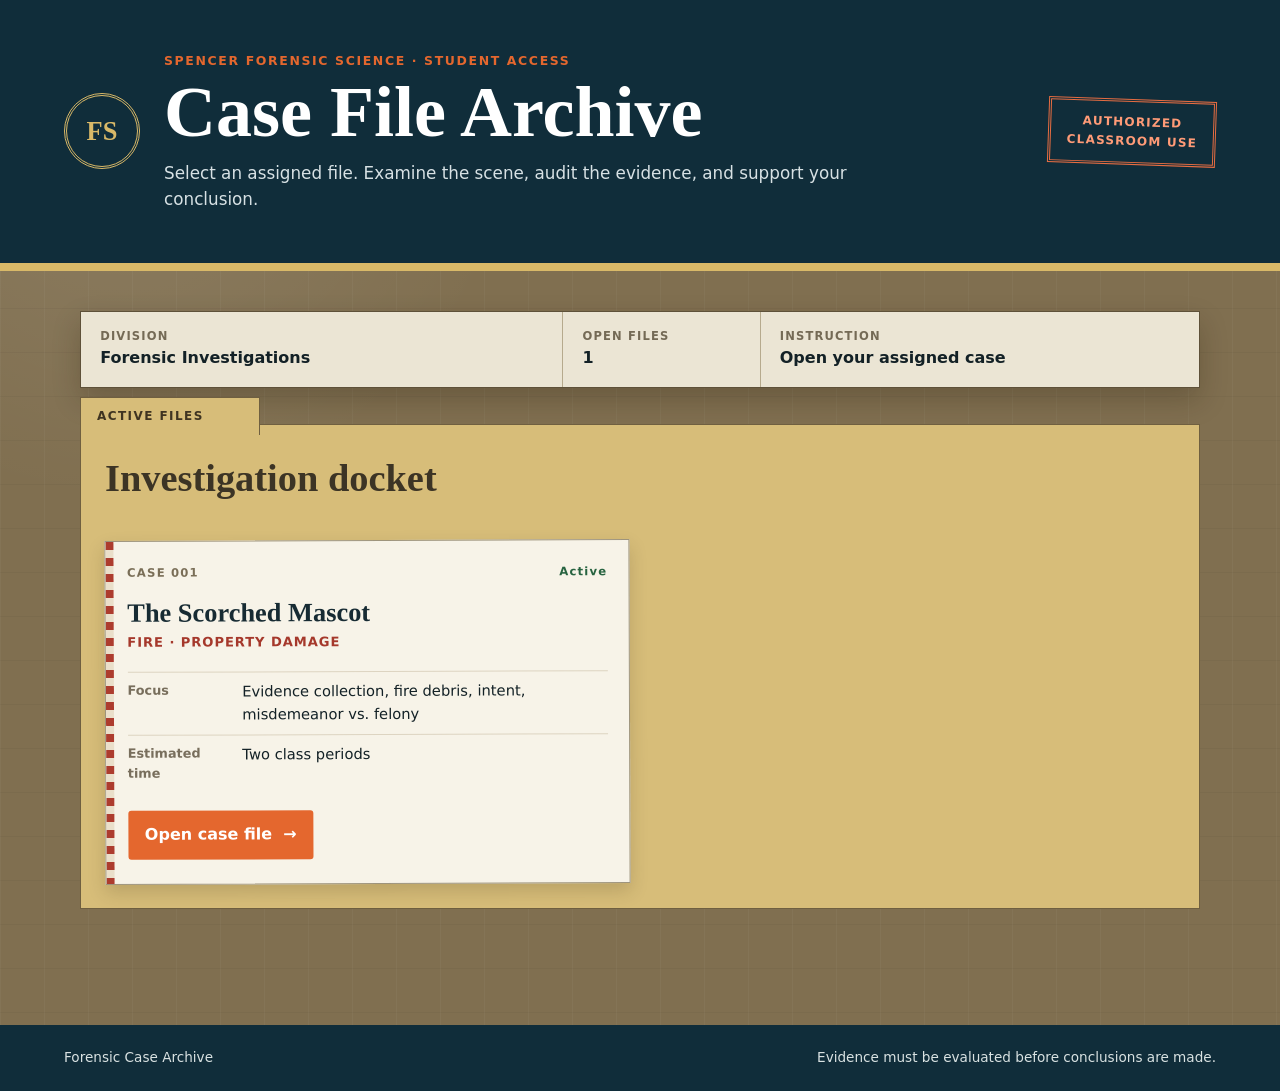
<file: index.html>
<!doctype html>
<html lang="en">
<head>
  <meta charset="utf-8">
  <meta name="viewport" content="width=device-width, initial-scale=1">
  <meta name="description" content="Interactive forensic science mini-cases for evidence analysis and legal reasoning.">
  <title>Forensic Case Archive</title>
  <link rel="stylesheet" href="styles.css">
</head>
<body class="archive-body">
  <a class="skip-link" href="#case-archive">Skip to case files</a>
  <header class="archive-header">
    <div class="agency-mark" aria-hidden="true">FS</div>
    <div>
      <p class="eyebrow">Spencer Forensic Science · Student Access</p>
      <h1>Case File Archive</h1>
      <p class="archive-intro">Select an assigned file. Examine the scene, audit the evidence, and support your conclusion.</p>
    </div>
    <div class="archive-stamp">AUTHORIZED<br>CLASSROOM USE</div>
  </header>
  <main id="case-archive" class="archive-main">
    <section class="archive-toolbar" aria-label="Case archive summary">
      <div><span class="toolbar-label">Division</span><strong>Forensic Investigations</strong></div>
      <div><span class="toolbar-label">Open files</span><strong id="open-case-count">1</strong></div>
      <div><span class="toolbar-label">Instruction</span><strong>Open your assigned case</strong></div>
    </section>
    <section aria-labelledby="active-files-title">
      <div class="folder-heading"><span class="folder-tab">ACTIVE FILES</span><h2 id="active-files-title">Investigation docket</h2></div>
      <div id="case-grid" class="case-grid"></div>
    </section>
  </main>
  <footer><p>Forensic Case Archive</p><p>Evidence must be evaluated before conclusions are made.</p></footer>
  <script src="catalog.js"></script>
  <script src="archive.js"></script>
</body>
</html>
</file>
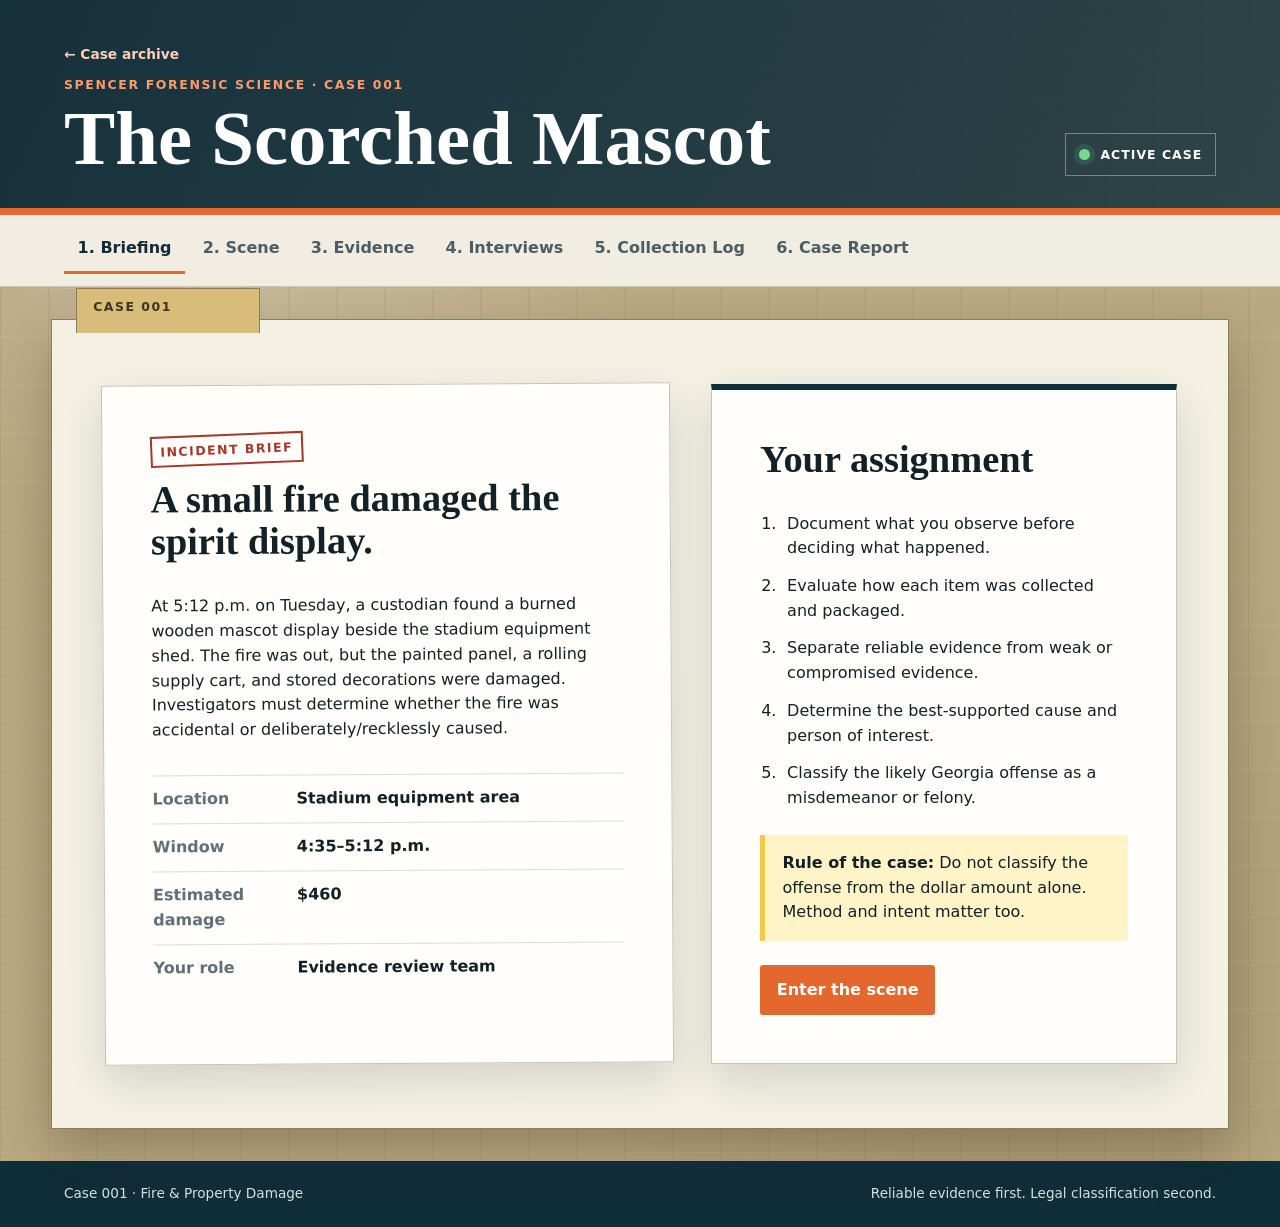
<file: scorched-mascot/index.html>
<!doctype html>
<html lang="en">
<head>
  <meta charset="utf-8">
  <meta name="viewport" content="width=device-width, initial-scale=1">
  <meta name="description" content="A classroom forensic-science investigation about fire evidence, collection errors, property damage, intent, and offense classification.">
  <title>Case 001: The Scorched Mascot</title>
  <link rel="stylesheet" href="../../styles.css">
</head>
<body class="case-body" data-case-id="scorched-mascot">
  <a class="skip-link" href="#case-content">Skip to case content</a>
  <header class="case-header">
    <div>
      <a class="archive-return" href="../../">← Case archive</a>
      <p class="eyebrow">Spencer Forensic Science · Case 001</p>
      <h1>The Scorched Mascot</h1>
    </div>
    <div class="case-status" aria-label="Case status">
      <span class="status-light"></span>
      <span>ACTIVE CASE</span>
    </div>
  </header>

  <nav class="case-nav" aria-label="Case sections">
    <button class="nav-tab active" data-panel="briefing">1. Briefing</button>
    <button class="nav-tab" data-panel="scene">2. Scene</button>
    <button class="nav-tab" data-panel="evidence">3. Evidence</button>
    <button class="nav-tab" data-panel="interviews">4. Interviews</button>
    <button class="nav-tab" data-panel="custody">5. Collection Log</button>
    <button class="nav-tab" data-panel="report">6. Case Report</button>
  </nav>

  <main id="case-content">
    <section id="briefing" class="panel active" tabindex="-1">
      <div class="two-column briefing-grid">
        <article class="paper-card">
          <p class="stamp">INCIDENT BRIEF</p>
          <h2>A small fire damaged the spirit display.</h2>
          <p>At 5:12 p.m. on Tuesday, a custodian found a burned wooden mascot display beside the stadium equipment shed. The fire was out, but the painted panel, a rolling supply cart, and stored decorations were damaged. Investigators must determine whether the fire was accidental or deliberately/recklessly caused.</p>
          <dl class="facts">
            <div><dt>Location</dt><dd>Stadium equipment area</dd></div>
            <div><dt>Window</dt><dd>4:35–5:12 p.m.</dd></div>
            <div><dt>Estimated damage</dt><dd>$460</dd></div>
            <div><dt>Your role</dt><dd>Evidence review team</dd></div>
          </dl>
        </article>
        <article class="mission-card">
          <h2>Your assignment</h2>
          <ol class="mission-list">
            <li>Document what you observe before deciding what happened.</li>
            <li>Evaluate how each item was collected and packaged.</li>
            <li>Separate reliable evidence from weak or compromised evidence.</li>
            <li>Determine the best-supported cause and person of interest.</li>
            <li>Classify the likely Georgia offense as a misdemeanor or felony.</li>
          </ol>
          <div class="callout">
            <strong>Rule of the case:</strong> Do not classify the offense from the dollar amount alone. Method and intent matter too.
          </div>
          <button class="primary-button next-button" data-next="scene">Enter the scene</button>
        </article>
      </div>
    </section>

    <section id="scene" class="panel" tabindex="-1">
      <div class="section-heading">
        <div><p class="eyebrow">Initial walkthrough</p><h2>Stadium equipment area</h2></div>
        <p>Open every numbered marker. Record observations separately from inferences.</p>
      </div>
      <div class="scene-layout">
        <div class="scene-map fire-scene" aria-label="Top-down diagram of the stadium equipment area">
          <div class="map-label label-door">STADIUM WALKWAY</div>
          <div class="map-object cabinet">EQUIPMENT<br>SHED</div>
          <div class="map-object counter">WOODEN MASCOT<br>DISPLAY</div>
          <div class="map-object sink">BURN<br>AREA</div>
          <div class="map-object desk">ROLLING SUPPLY CART</div>
          <button class="hotspot" style="--x:18%;--y:29%" data-clue="scene-1" aria-label="Open scene marker 1">1</button>
          <button class="hotspot" style="--x:34%;--y:66%" data-clue="scene-2" aria-label="Open scene marker 2">2</button>
          <button class="hotspot" style="--x:53%;--y:42%" data-clue="scene-3" aria-label="Open scene marker 3">3</button>
          <button class="hotspot" style="--x:80%;--y:72%" data-clue="scene-4" aria-label="Open scene marker 4">4</button>
          <div class="north-arrow" aria-hidden="true">N ↑</div>
          <div class="scale-bar" aria-label="Scale bar: two meters">2 m</div>
        </div>
        <aside class="clue-viewer" aria-live="polite">
          <p class="eyebrow">Selected marker</p>
          <div id="clue-placeholder">
            <h3>Choose a marker</h3>
            <p>The scene notes will appear here.</p>
          </div>
          <div id="scene-1" class="clue-detail" hidden><h3>1 · Display panel</h3><p>The lower-right portion of the wooden mascot is charred. Damage decreases upward and away from a plastic trash bin at its base.</p><p class="prompt">Observation or inference? “The fire began inside the trash bin.”</p></div>
          <div id="scene-2" class="clue-detail" hidden><h3>2 · Footwear impression</h3><p>A partial impression is visible in damp soil behind the display. The heel contains a repeated diamond-and-bar tread.</p><p class="prompt">What should happen before anyone attempts to cast it?</p></div>
          <div id="scene-3" class="clue-detail" hidden><h3>3 · Charred debris</h3><p>Blackened paper, melted plastic, and an unusual sweet chemical odor are present inside the trash bin.</p><p class="prompt">What container best preserves possible ignitable-liquid residue?</p></div>
          <div id="scene-4" class="clue-detail" hidden><h3>4 · Extension cord</h3><p>A cord from the supply cart lies near the burn area. Its insulation is heat-damaged, and the nearby outlet breaker is tripped.</p><p class="prompt">Does a damaged cord prove that an electrical fault started the fire?</p></div>
        </aside>
      </div>
    </section>

    <section id="evidence" class="panel" tabindex="-1">
      <div class="section-heading">
        <div><p class="eyebrow">Evidence locker</p><h2>Examine the submitted items</h2></div>
        <p>For each item, consider both what it suggests and whether the procedure protected its integrity.</p>
      </div>
      <div class="evidence-grid flip-evidence-grid">
        <article class="evidence-card flip-card" tabindex="0" role="button" aria-pressed="false"><div class="flip-card-inner"><div class="card-face card-front"><img src="../../assets/evidence/e01-footwear.webp" alt="Partial boot impression beside a measurement scale"><span class="tag">E-01</span><h3>Footwear impression</h3><p class="flip-hint">Click or press Enter to examine</p></div><div class="card-face card-back"><span class="tag">E-01</span><h3>Footwear impression</h3><p>Its diamond-and-bar heel is consistent with Morgan Davis’s boots.</p><h4>Collection record</h4><p>Photographed overall, midrange, and close-up with a scale, then cast. The dried cast was sealed in a labeled padded box.</p><p class="flip-hint">Click to return</p></div></div></article>
        <article class="evidence-card flip-card" tabindex="0" role="button" aria-pressed="false"><div class="flip-card-inner"><div class="card-face card-front"><img src="../../assets/evidence/e02-fire-debris.webp" alt="Charred fire debris inside a brown paper bag"><span class="tag">E-02</span><h3>Charred fire debris</h3><p class="flip-hint">Click or press Enter to examine</p></div><div class="card-face card-back"><span class="tag">E-02</span><h3>Charred fire debris</h3><p>Lab screening reports a solvent pattern consistent with paint thinner used by Jamie’s art crew.</p><h4>Collection record</h4><p>Warm, wet debris was placed in a used paper bag that previously held art-room cleanup rags—not a clean airtight container.</p><p class="flip-hint">Click to return</p></div></div></article>
        <article class="evidence-card flip-card" tabindex="0" role="button" aria-pressed="false"><div class="flip-card-inner"><div class="card-face card-front"><img src="../../assets/evidence/e03-cord.webp" alt="Heat-damaged extension cord near an outdoor outlet"><span class="tag">E-03</span><h3>Extension cord</h3><p class="flip-hint">Click or press Enter to examine</p></div><div class="card-face card-back"><span class="tag">E-03</span><h3>Extension cord</h3><p>No electrical arcing appears at the proposed origin. The breaker likely tripped after the fire began.</p><h4>Collection record</h4><p>Photographed before removal, air-dried, packaged separately, and labeled at both ends.</p><p class="flip-hint">Click to return</p></div></div></article>
        <article class="evidence-card flip-card" tabindex="0" role="button" aria-pressed="false"><div class="flip-card-inner"><div class="card-face card-front"><img src="../../assets/evidence/e04-lighter.webp" alt="Red lighter beneath a rolling cart"><span class="tag">E-04</span><h3>Disposable lighter</h3><p class="flip-hint">Click or press Enter to examine</p></div><div class="card-face card-back"><span class="tag">E-04</span><h3>Disposable lighter</h3><p>A partial fingerprint is consistent with Morgan Davis’s right index finger.</p><h4>Collection record</h4><p>Photographed in place, handled with fresh gloves, secured in a rigid box, sealed, and submitted separately.</p><p class="flip-hint">Click to return</p></div></div></article>
        <article class="evidence-card flip-card" tabindex="0" role="button" aria-pressed="false"><div class="flip-card-inner"><div class="card-face card-front"><img src="../../assets/evidence/e05-camera.webp" alt="Security-camera view of a student entering an equipment area"><span class="tag">E-05</span><h3>Stadium camera image</h3><p class="flip-hint">Click or press Enter to examine</p></div><div class="card-face card-back"><span class="tag">E-05</span><h3>Stadium camera image</h3><p>Morgan enters at 4:47 and leaves at 4:54. No one else enters before smoke appears.</p><h4>Collection record</h4><p>The original was preserved. A labeled working copy and access log were submitted by the SRO.</p><p class="flip-hint">Click to return</p></div></div></article>
        <article class="evidence-card flip-card" tabindex="0" role="button" aria-pressed="false"><div class="flip-card-inner"><div class="card-face card-front"><img src="../../assets/evidence/e06-damage.webp" alt="Clipboard and photographs documenting mascot damage"><span class="tag">E-06</span><h3>Damage estimate</h3><p class="flip-hint">Click or press Enter to examine</p></div><div class="card-face card-back"><span class="tag">E-06</span><h3>Damage estimate</h3><p>Repairs total $460: $275 display, $125 cart, and $60 decorations.</p><h4>Documentation record</h4><p>Scene photographs, inventory records, and two written estimates support the total. The shed was not damaged.</p><p class="flip-hint">Click to return</p></div></div></article>
        <article class="evidence-card flip-card" tabindex="0" role="button" aria-pressed="false"><div class="flip-card-inner"><div class="card-face card-front"><img src="../../assets/evidence/e07-solvent.webp" alt="Sealed solvent container on a scale in a cabinet"><span class="tag">E-07</span><h3>Solvent inventory</h3><p class="flip-hint">Click or press Enter to examine</p></div><div class="card-face card-back"><span class="tag">E-07</span><h3>Solvent inventory</h3><p>The thinner was locked away at 4:36. Its mass is unchanged from the morning inventory.</p><h4>Documentation record</h4><p>Jamie and Coach Bell signed the log. Photos show the sealed container and reveal a likely contamination source for E-02.</p><p class="flip-hint">Click to return</p></div></div></article>
        <article class="evidence-card flip-card" tabindex="0" role="button" aria-pressed="false"><div class="flip-card-inner"><div class="card-face card-front"><img src="../../assets/evidence/e08-console.webp" alt="Auditorium lighting console displaying an activity log"><span class="tag">E-08</span><h3>Console activity log</h3><p class="flip-hint">Click or press Enter to examine</p></div><div class="card-face card-back"><span class="tag">E-08</span><h3>Console activity log</h3><p>Alex’s login was active from 4:40–5:15, with commands during the fire window.</p><h4>Collection record</h4><p>The original log was preserved and its clock verified. A login alone cannot prove who typed every command.</p><p class="flip-hint">Click to return</p></div></div></article>
        <article class="evidence-card flip-card" tabindex="0" role="button" aria-pressed="false"><div class="flip-card-inner"><div class="card-face card-front"><img src="../../assets/evidence/e09-flyer.webp" alt="Crumpled pep-rally flyer marked in black pen"><span class="tag">E-09</span><h3>“Burn it down” flyer</h3><p class="flip-hint">Click or press Enter to examine</p></div><div class="card-face card-back"><span class="tag">E-09</span><h3>“Burn it down” flyer</h3><p>The handwritten slogan appears incriminating at first glance.</p><h4>Collection record</h4><p>Found 20 meters away. No usable prints, handwriting comparison, or personal connection exists. The slogan referred to the rival team.</p><p class="flip-hint">Click to return</p></div></div></article>
        <article class="evidence-card flip-card" tabindex="0" role="button" aria-pressed="false"><div class="flip-card-inner"><div class="card-face card-front"><img src="../../assets/evidence/e10-phone.webp" alt="Locked smartphone sealed in a clear evidence bag"><span class="tag">E-10</span><h3>Phone message</h3><p class="flip-hint">Click or press Enter to examine</p></div><div class="card-face card-back"><span class="tag">E-10</span><h3>Phone message</h3><p>At 4:42 Morgan wrote, “That mascot is done. I’m going to light it up.”</p><h4>Search record</h4><p>The SRO used face unlock and searched the locked phone without consent, a warrant, or an identified emergency. The defense moved to suppress it.</p><p class="flip-hint">Click to return</p></div></div></article>
      </div>
    </section>

    <section id="interviews" class="panel" tabindex="-1">
      <div class="section-heading"><div><p class="eyebrow">Recorded statements</p><h2>People of interest & witnesses</h2></div><p>A statement is information—not proof. Compare each claim with the physical, digital, and documentary evidence.</p></div>
      <div class="interview-stack">
        <article class="interview"><div class="portrait">JB</div><div><h3>Jamie Brooks <span>Art crew</span></h3><blockquote>“We painted the mascot behind the shed and cleaned our brushes with thinner. I locked the supplies in the art room at 4:35. Coach Bell saw our group leave together.”</blockquote><p><strong>Access:</strong> Used solvent near the area earlier. <strong>Claim:</strong> Left before the fire window.</p></div></article>
        <article class="interview"><div class="portrait">MD</div><div><h3>Morgan Davis <span>Pep-rally crew</span></h3><blockquote>“I went straight to the bus loop after setup. I never went behind the stadium, and I don’t carry a lighter. The display was ugly, but I wouldn’t burn it.”</blockquote><p><strong>Access:</strong> Helped move the display and knew the area. <strong>Claim:</strong> Was never at the scene after 4:35.</p></div></article>
        <article class="interview"><div class="portrait">AT</div><div><h3>Alex Torres <span>Stage technician</span></h3><blockquote>“I ran the extension cord for the supply cart. It worked during setup. I unplugged the cart at the wall, but the cord stayed outside. At 4:40 I signed into the auditorium lighting console.”</blockquote><p><strong>Access:</strong> Installed the apparent electrical source. <strong>Claim:</strong> A digital log can verify location during the fire.</p></div></article>
        <article class="interview"><div class="portrait">TR</div><div><h3>Taylor Reed <span>Student witness</span></h3><blockquote>“At about 4:50, I saw Jamie go through the stadium gate wearing a paint-splattered gray hoodie and carrying something red. I’m sure it was Jamie.”</blockquote><p><strong>Viewing conditions:</strong> Taylor was about 35 meters away, looking through a chain-link fence toward the setting sun. Taylor did not see the person’s face. <strong>Identification:</strong> Based on the hoodie.</p></div></article>
        <article class="interview"><div class="portrait">RC</div><div><h3>Riley Chen <span>Bus-loop helper</span></h3><blockquote>“Morgan was at the bus loop with me from 4:40 until the buses left. The scanner was down, so I wrote Morgan on the paper roster at 4:49. Morgan never went back toward the stadium.”</blockquote><p><strong>Relationship:</strong> Riley and Morgan are close friends. <strong>Claim:</strong> The bus roster proves Morgan was away from the scene.</p></div></article>
        <article class="interview document-record"><div class="portrait">BR</div><div><h3>Bus 12 check-in record <span>Supplemental record</span></h3><blockquote>4:49 p.m. — Morgan Davis — Route 12 — entered by R.C.</blockquote><p><strong>Record conditions:</strong> The electronic scanner was offline. Riley, a student helper, wrote the entry; the driver did not witness Morgan board. The bus camera shows Morgan’s assigned seat empty when the bus departed at 5:08.</p></div></article>
      </div>
    </section>

    <section id="custody" class="panel" tabindex="-1">
      <div class="section-heading"><div><p class="eyebrow">Quality control</p><h2>Collection & custody log</h2></div><p>Find the procedural problem. Decide how much it changes the case.</p></div>
      <div class="table-wrap">
        <table>
          <thead><tr><th>Item</th><th>Collected</th><th>Method / package</th><th>Transfers</th><th>Seal</th></tr></thead>
          <tbody>
            <tr><td>E-01</td><td>5:29 · J. Patel</td><td>Photos with scale; dental-stone cast; dry box</td><td>Patel → Locker 2</td><td>Initialed</td></tr>
            <tr><td>E-02</td><td>5:24 · K. Owens</td><td>Warm debris placed in a used paper bag from the art-room supply bin</td><td>Owens → Patel → Lab</td><td>Resealed</td></tr>
            <tr><td>E-03</td><td>5:41 · J. Patel</td><td>Photographed; air-dried; cord and plug packaged separately</td><td>Patel → Locker 2</td><td>Initialed</td></tr>
            <tr><td>E-04</td><td>5:47 · SRO Bell</td><td>Fresh gloves; rigid box; individually secured</td><td>Bell → Patel → Locker 2</td><td>Initialed</td></tr>
            <tr><td>E-05</td><td>6:03 · SRO Bell</td><td>Original preserved; labeled working copy</td><td>Bell → Digital locker</td><td>Access log</td></tr>
            <tr><td>E-06</td><td>Next day · M. Vega</td><td>Scene photos; inventory; two written estimates</td><td>Vega → Case file</td><td>Signed</td></tr>
            <tr><td>E-07</td><td>6:20 · J. Patel</td><td>Cabinet photographed; container weighed; storage log copied</td><td>Patel → Case file</td><td>Signed log</td></tr>
            <tr><td>E-08</td><td>6:31 · R. Chen</td><td>Original system log preserved; clock verified; working copy created</td><td>Chen → Digital locker</td><td>Access log</td></tr>
            <tr><td>E-09</td><td>5:58 · K. Owens</td><td>Photographed; paper envelope; location measured</td><td>Owens → Locker 2</td><td>Initialed</td></tr>
            <tr><td>E-10</td><td>5:19 · SRO Bell</td><td>Locked phone opened with face unlock; messages searched without warrant or consent</td><td>Bell → Digital locker</td><td>Search challenged</td></tr>
          </tbody>
        </table>
      </div>
      <div class="analysis-prompts">
        <article><span>01</span><p>Which item may have been cross-contaminated?</p></article>
        <article><span>02</span><p>Can that item still be used to accuse or eliminate someone? Explain.</p></article>
        <article><span>03</span><p>What container should have been used for possible ignitable-liquid residue?</p></article>
        <article><span>04</span><p>Which item may be scientifically reliable but legally inadmissible?</p></article>
        <article><span>05</span><p>If E-02 and E-10 are excluded, what conclusion does the remaining evidence support?</p></article>
      </div>
    </section>

    <section id="report" class="panel" tabindex="-1">
      <div class="section-heading"><div><p class="eyebrow">Evidence review team</p><h2>Case report</h2></div><p>Your entries save only on this device. Print or save as a PDF before leaving.</p></div>
      <form id="case-form">
        <div class="form-grid">
          <label>Investigator name(s)<input name="investigators" autocomplete="off"></label>
          <label>Class / period<input name="period" autocomplete="off"></label>
        </div>
        <label>Three objective observations from the scene<textarea name="observations" rows="4" placeholder="1.&#10;2.&#10;3."></textarea></label>
        <fieldset class="report-questions">
          <legend>Scene analysis questions</legend>
          <label>1. “The fire began inside the trash bin.” Is this an observation or an inference? Explain.<textarea name="scene_q1" rows="3"></textarea></label>
          <label>2. What should investigators do before attempting to cast the footwear impression?<textarea name="scene_q2" rows="3"></textarea></label>
          <label>3. What type of container best preserves possible ignitable-liquid residue?<textarea name="scene_q3" rows="3"></textarea></label>
          <label>4. Does the damaged extension cord prove that an electrical fault started the fire? Explain.<textarea name="scene_q4" rows="3"></textarea></label>
        </fieldset>
        <fieldset class="report-questions">
          <legend>Collection, reliability, and admissibility</legend>
          <label>5. Which evidence item may have been cross-contaminated? Identify the exact collection error.<textarea name="custody_q1" rows="3"></textarea></label>
          <label>6. Can that compromised item still be used to accuse or eliminate someone? Explain its limitations.<textarea name="custody_q2" rows="3"></textarea></label>
          <label>7. How should the fire debris have been collected and packaged instead?<textarea name="custody_q3" rows="3"></textarea></label>
          <label>8. Which item may be scientifically reliable but legally inadmissible? Explain why.<textarea name="custody_q4" rows="3"></textarea></label>
          <label>9. If E-02 and E-10 are excluded, what conclusion does the remaining evidence support?<textarea name="custody_q5" rows="4"></textarea></label>
        </fieldset>
        <fieldset class="report-questions">
          <legend>Conflicting testimony and records</legend>
          <label>10. Which witness statements or records conflict with one another? Cite at least two specific conflicts.<textarea name="witness_q1" rows="4"></textarea></label>
          <label>11. How reliable is Taylor Reed’s identification of Jamie? Consider distance, lighting, obstruction, and what Taylor actually observed.<textarea name="witness_q2" rows="4"></textarea></label>
          <label>12. Does the handwritten bus check-in outweigh the timestamped stadium image? Explain which record is better supported.<textarea name="witness_q3" rows="4"></textarea></label>
          <label>13. Which person appears to be intentionally lying or falsifying a record? What evidence supports that conclusion, and what might the motive be?<textarea name="witness_q4" rows="4"></textarea></label>
        </fieldset>
        <fieldset><legend>Rate each item’s value to this case</legend><div id="rating-grid" class="rating-grid"></div></fieldset>
        <label>Best-supported person of interest<select name="conclusion"><option value="">Select one</option><option>Jamie Brooks</option><option>Morgan Davis</option><option>Alex Torres</option><option>Evidence is insufficient</option></select></label>
        <fieldset class="law-file">
          <legend>Georgia charging decision</legend>
          <p><strong>Criminal trespass:</strong> intentional damage of $500 or less without consent; misdemeanor.</p>
          <p><strong>Criminal damage to property in the second degree:</strong> intentional damage over $500, <em>or</em> reckless or intentional damage to another’s property by fire or explosive; felony.</p>
          <label>Best-supported classification<select name="offense"><option value="">Select one</option><option>No crime established — accidental fire</option><option>Criminal trespass — misdemeanor</option><option>Criminal damage to property, second degree — felony</option><option>Evidence is insufficient to classify</option></select></label>
          <label>Which facts satisfy—or fail to satisfy—the required damage, method, and intent elements?<textarea name="legal_reasoning" rows="4"></textarea></label>
        </fieldset>
        <label>Write a CER conclusion. Cite at least two reliable items, address one weak or compromised item, and explain how intent affects your conclusion.<textarea name="cer" rows="7" placeholder="Claim:&#10;Evidence:&#10;Reasoning:"></textarea></label>
        <div class="form-actions"><button type="button" class="primary-button" id="print-report">Print / Save PDF</button><button type="button" class="secondary-button" id="clear-report">Clear my report</button><span id="save-status" role="status">Saved locally</span></div>
      </form>
    </section>
  </main>

  <dialog id="confirm-dialog"><form method="dialog"><h2>Clear your report?</h2><p>This removes all saved responses from this device.</p><div class="dialog-actions"><button value="cancel" class="secondary-button">Cancel</button><button value="confirm" class="danger-button">Clear report</button></div></form></dialog>
  <footer><p>Case 001 · Fire & Property Damage</p><p>Reliable evidence first. Legal classification second.</p></footer>
  <script src="../../script.js"></script>
</body>
</html>
</file>
<file: styles.css>
:root {
  --ink: #132126;
  --navy: #102d3a;
  --navy-2: #18485b;
  --paper: #f3f0e7;
  --white: #fffefa;
  --orange: #e4672e;
  --yellow: #f2c94c;
  --red: #a5382b;
  --line: #c7c3b8;
  --muted: #617078;
  --shadow: 0 16px 40px rgba(12, 34, 43, .14);
}
* { box-sizing: border-box; }
html { scroll-behavior: smooth; }
body { margin: 0; color: var(--ink); background: var(--paper); font-family: Inter, ui-sans-serif, system-ui, -apple-system, BlinkMacSystemFont, "Segoe UI", sans-serif; line-height: 1.55; }
.case-body { background-color: #b9a881; background-image: linear-gradient(90deg, rgba(72,52,25,.08) 1px, transparent 1px), linear-gradient(rgba(255,255,255,.08) 1px, transparent 1px), radial-gradient(circle at 20% 15%, rgba(255,255,255,.22), transparent 28%), radial-gradient(circle at 80% 80%, rgba(70,47,16,.13), transparent 32%); background-size: 48px 48px, 48px 48px, auto, auto; }
button, input, select, textarea { font: inherit; }
button { cursor: pointer; }
.skip-link { position: absolute; left: -9999px; top: 0; background: white; color: black; padding: .8rem; z-index: 20; }
.skip-link:focus { left: .5rem; }
.case-header { min-height: 185px; display: flex; justify-content: space-between; align-items: end; gap: 2rem; padding: 2.6rem max(5vw, 1rem) 2rem; color: white; background: linear-gradient(115deg, rgba(16,45,58,.97), rgba(16,45,58,.82)), repeating-linear-gradient(35deg, transparent 0 28px, rgba(255,255,255,.04) 29px 31px); border-bottom: 7px solid var(--orange); }
.archive-return { display: inline-block; margin-bottom: .65rem; color: #ffcfb9; font-size: .86rem; font-weight: 800; text-decoration: none; }
.archive-return:hover, .archive-return:focus-visible { color: white; text-decoration: underline; }
.eyebrow { margin: 0 0 .45rem; color: var(--orange); font-size: .78rem; font-weight: 850; letter-spacing: .13em; text-transform: uppercase; }
.case-header .eyebrow { color: #ff9a6a; }
h1, h2, h3, p { margin-top: 0; }
h1 { margin-bottom: 0; font-family: Georgia, serif; font-size: clamp(2.2rem, 6vw, 4.8rem); line-height: .96; font-weight: 700; }
h2 { font-family: Georgia, serif; font-size: clamp(1.75rem, 3vw, 2.65rem); line-height: 1.1; }
h3 { line-height: 1.2; }
.case-status { display: flex; align-items: center; gap: .65rem; flex: 0 0 auto; border: 1px solid rgba(255,255,255,.36); padding: .65rem .8rem; font-size: .78rem; font-weight: 850; letter-spacing: .08em; }
.status-light { width: .72rem; height: .72rem; border-radius: 50%; background: #74d990; box-shadow: 0 0 0 5px rgba(116,217,144,.14); }
.case-nav { position: sticky; top: 0; z-index: 10; display: flex; gap: .25rem; overflow-x: auto; padding: .7rem max(5vw, 1rem); background: rgba(243,240,231,.96); border-bottom: 1px solid var(--line); backdrop-filter: blur(10px); }
.nav-tab { flex: 0 0 auto; border: 0; border-bottom: 3px solid transparent; background: transparent; color: #4c5d63; padding: .65rem .85rem; font-weight: 760; }
.nav-tab:hover, .nav-tab:focus-visible { color: var(--navy); background: white; }
.nav-tab.active { color: var(--navy); border-color: var(--orange); }
main { width: min(1180px, 92vw); min-height: 650px; margin: 0 auto; padding: clamp(2rem, 5vw, 4.5rem) 0; }
.case-body main { position: relative; margin-top: 2rem; margin-bottom: 2rem; padding: clamp(2rem, 5vw, 4.5rem) clamp(1rem, 4vw, 3.5rem); background: #f4f0e4; border: 1px solid #8c7d5d; box-shadow: 0 22px 48px rgba(45,33,15,.28); }
.case-body main::before { content: "CASE 001"; position: absolute; top: -2rem; left: 1.5rem; min-width: 150px; padding: .55rem 1rem 1rem; color: #3f3421; background: #d7bd79; border: 1px solid #8c7d5d; border-bottom: 0; font-size: .78rem; font-weight: 900; letter-spacing: .12em; }
.panel { display: none; }
.panel.active { display: block; animation: fade-in .25s ease-out; }
@keyframes fade-in { from { opacity: 0; transform: translateY(5px); } }
.two-column { display: grid; grid-template-columns: 1.1fr .9fr; gap: clamp(1rem, 3vw, 2.5rem); }
.paper-card, .mission-card, .clue-viewer, .evidence-card, .interview, #case-form { background: var(--white); border: 1px solid var(--line); box-shadow: var(--shadow); }
.paper-card, .mission-card { padding: clamp(1.5rem, 4vw, 3rem); }
.paper-card { transform: rotate(-.35deg); }
.mission-card { align-self: start; border-top: 6px solid var(--navy); }
.stamp { display: inline-block; color: var(--red); border: 2px solid var(--red); padding: .25rem .5rem; font-size: .78rem; font-weight: 900; letter-spacing: .12em; transform: rotate(-2deg); }
.facts { margin: 2rem 0 0; }
.facts div { display: grid; grid-template-columns: 8rem 1fr; gap: 1rem; padding: .7rem 0; border-top: 1px solid #dedbd2; }
.facts dt { color: var(--muted); font-weight: 750; }
.facts dd { margin: 0; font-weight: 650; }
.mission-list { padding-left: 1.35rem; }
.mission-list li { margin-bottom: .8rem; padding-left: .35rem; }
.callout { margin: 1.5rem 0; padding: 1rem 1.1rem; background: #fff4c8; border-left: 5px solid var(--yellow); }
.primary-button, .secondary-button, .danger-button { border: 0; padding: .78rem 1.05rem; font-weight: 800; border-radius: 3px; }
.primary-button { color: white; background: var(--orange); }
.primary-button:hover, .primary-button:focus-visible { background: #be4714; }
.secondary-button { color: var(--navy); background: #e4e8e9; }
.danger-button { color: white; background: var(--red); }
.section-heading { display: flex; justify-content: space-between; align-items: end; gap: 2rem; margin-bottom: 1.6rem; }
.section-heading h2 { margin-bottom: 0; }
.section-heading > p { max-width: 480px; color: var(--muted); }
.scene-layout { display: grid; grid-template-columns: minmax(0, 1.45fr) minmax(270px, .55fr); gap: 1.2rem; }
.scene-map { position: relative; min-height: 530px; overflow: hidden; background: #dce4e3; border: 10px solid var(--navy); box-shadow: var(--shadow); background-image: linear-gradient(rgba(16,45,58,.08) 1px, transparent 1px), linear-gradient(90deg, rgba(16,45,58,.08) 1px, transparent 1px); background-size: 32px 32px; }
.map-object { position: absolute; display: grid; place-items: center; color: #294149; background: #f9faf6; border: 3px solid #75858a; font-size: .78rem; font-weight: 900; letter-spacing: .08em; text-align: center; box-shadow: inset 0 0 0 4px #e3e6df; }
.cabinet { left: 7%; top: 8%; width: 24%; height: 27%; }
.counter { right: 8%; top: 8%; width: 31%; height: 43%; }
.sink { right: 13%; top: 17%; width: 16%; height: 17%; border-radius: 50%; }
.desk { left: 29%; bottom: 9%; width: 34%; height: 28%; }
.label-door { position: absolute; bottom: 0; left: 7%; padding: .35rem .8rem; color: white; background: var(--navy); font-size: .7rem; font-weight: 850; }
.hotspot { position: absolute; left: var(--x); top: var(--y); width: 2.65rem; height: 2.65rem; border: 3px solid white; border-radius: 50%; color: white; background: var(--orange); box-shadow: 0 3px 12px rgba(0,0,0,.35); font-weight: 900; transform: translate(-50%, -50%); }
.hotspot:hover, .hotspot:focus-visible, .hotspot.seen { color: var(--navy); background: var(--yellow); }
.north-arrow { position: absolute; top: 1rem; right: 1rem; font-family: Georgia, serif; font-size: 1.3rem; font-weight: 900; }
.scale-bar { position: absolute; right: 1rem; bottom: 1rem; width: 85px; padding-top: .3rem; border-top: 4px solid var(--navy); text-align: center; font-weight: 800; }
.clue-viewer { min-height: 280px; padding: 1.5rem; border-top: 6px solid var(--orange); }
.prompt { margin: 1.2rem 0 0; padding-top: 1rem; border-top: 1px solid var(--line); color: var(--navy-2); font-weight: 750; }
.evidence-grid { display: grid; grid-template-columns: repeat(3, 1fr); gap: 1rem; }
.evidence-card { position: relative; padding: 1.25rem; border-top: 5px solid var(--navy); }
.evidence-card.compromised { border-top-color: var(--red); }
.flip-card { min-height: 405px; padding: 0; border-top: 0; background: transparent; perspective: 1200px; cursor: pointer; box-shadow: none; }
.flip-card:focus-visible { outline: 4px solid var(--orange); outline-offset: 4px; }
.flip-card-inner { position: relative; width: 100%; height: 100%; min-height: 405px; transition: transform .55s ease; transform-style: preserve-3d; }
.flip-card.is-flipped .flip-card-inner { transform: rotateY(180deg); }
.card-face { position: absolute; inset: 0; overflow: hidden; border: 1px solid var(--line); border-top: 5px solid var(--navy); background: var(--white); box-shadow: var(--shadow); backface-visibility: hidden; -webkit-backface-visibility: hidden; }
.card-front { display: flex; flex-direction: column; }
.card-front img { width: 100%; aspect-ratio: 1 / 1; object-fit: cover; border-bottom: 1px solid var(--line); filter: saturate(.84) contrast(1.04); }
.card-front .tag, .card-front h3, .card-front .flip-hint { margin-left: 1.1rem; margin-right: 1.1rem; }
.card-front .tag { margin-top: .8rem; }
.card-front h3 { margin-top: .45rem; margin-bottom: .2rem; }
.card-back { padding: 1.2rem; transform: rotateY(180deg); overflow-y: auto; }
.card-back h3 { margin-top: .65rem; }
.card-back h4 { margin: 1rem 0 .35rem; color: var(--navy-2); text-transform: uppercase; letter-spacing: .08em; font-size: .78rem; }
.card-back p { line-height: 1.48; }
.flip-hint { margin-top: auto; padding: .7rem 0 .9rem; color: var(--navy-2); font-size: .74rem; font-weight: 800; text-transform: uppercase; letter-spacing: .06em; }
@media (prefers-reduced-motion: reduce) { .flip-card-inner { transition: none; } }
.tag { display: inline-block; margin-bottom: 1rem; padding: .2rem .45rem; color: white; background: var(--navy); font-size: .75rem; font-weight: 900; letter-spacing: .08em; }
.evidence-icon { width: 54px; height: 54px; float: right; margin-left: .7rem; border: 2px solid #94a2a6; border-radius: 50%; background: repeating-radial-gradient(circle at 30% 30%, #d7dddc 0 3px, transparent 4px 7px); opacity: .78; }
.fiber-icon { background: repeating-linear-gradient(65deg, transparent 0 5px, #296a87 6px 8px, transparent 9px 13px); }
.tool-icon { border-radius: 4px; background: linear-gradient(100deg, transparent 0 35%, #79878c 36% 48%, var(--orange) 49% 82%, transparent 83%); }
.camera-icon { border-radius: 4px; background: linear-gradient(#92a0a3 0 24%, #233f4b 25% 76%, #92a0a3 77%); }
.cup-icon { border-radius: 4px 4px 18px 18px; background: linear-gradient(to top, #e87531 0 42%, #d9e2e2 43%); }
.detail-toggle { margin-top: .5rem; padding: .4rem 0; border: 0; border-bottom: 2px solid var(--orange); color: var(--navy-2); background: transparent; font-weight: 800; }
.extra-detail { clear: both; margin-top: 1rem; padding: .85rem; background: #eef2f1; border-left: 4px solid var(--orange); }
.interview-stack { display: grid; gap: 1rem; }
.interview { display: grid; grid-template-columns: 70px 1fr; gap: 1.2rem; padding: 1.35rem; }
.interview.document-record { border-left: 5px solid var(--navy); background: #f3f0e8; }
.interview.document-record blockquote { padding: .75rem; border: 1px dashed #8a8172; background: var(--white); font-family: "Courier New", monospace; }
.portrait { display: grid; place-items: center; width: 64px; height: 76px; color: white; background: var(--navy); font-family: Georgia, serif; font-size: 1.2rem; font-weight: 800; }
.interview h3 span { display: block; margin-top: .2rem; color: var(--muted); font-family: Inter, sans-serif; font-size: .78rem; font-weight: 700; letter-spacing: .06em; text-transform: uppercase; }
blockquote { margin: .5rem 0 1rem; padding-left: 1rem; border-left: 4px solid var(--yellow); font-family: Georgia, serif; font-size: 1.1rem; }
.table-wrap { overflow-x: auto; background: white; box-shadow: var(--shadow); }
table { width: 100%; border-collapse: collapse; min-width: 760px; }
th, td { padding: .85rem .9rem; border-bottom: 1px solid var(--line); text-align: left; vertical-align: top; }
th { color: white; background: var(--navy); font-size: .8rem; letter-spacing: .04em; }
.warning-row { background: #fff4ef; }
.analysis-prompts { display: grid; grid-template-columns: repeat(3, 1fr); gap: 1rem; margin-top: 1rem; }
.analysis-prompts article { display: flex; gap: .8rem; padding: 1rem; background: white; border: 1px solid var(--line); }
.analysis-prompts span { color: var(--orange); font-weight: 900; }
.analysis-prompts p { margin: 0; }
#case-form { padding: clamp(1.25rem, 4vw, 2.5rem); }
.form-grid { display: grid; grid-template-columns: 1fr 1fr; gap: 1rem; }
label, legend { display: block; margin-bottom: 1rem; color: var(--navy); font-weight: 800; }
input, textarea, select { display: block; width: 100%; margin-top: .4rem; padding: .75rem; color: var(--ink); background: white; border: 1px solid #91a0a4; border-radius: 3px; font-weight: 500; }
textarea { resize: vertical; }
input:focus, textarea:focus, select:focus { outline: 3px solid rgba(228,103,46,.27); border-color: var(--orange); }
fieldset { margin: 1rem 0 1.3rem; padding: 1rem; border: 1px solid var(--line); }
.rating-grid { display: grid; gap: .7rem; }
.rating-row { display: grid; grid-template-columns: 1fr repeat(3, minmax(80px, .6fr)); align-items: center; gap: .4rem; }
.rating-row strong { font-size: .93rem; }
.rating-choice { display: flex; align-items: center; gap: .35rem; margin: 0; padding: .45rem; background: #f0f2ee; font-size: .85rem; }
.rating-choice input { width: auto; margin: 0; }
.form-actions { display: flex; align-items: center; flex-wrap: wrap; gap: .8rem; }
.law-file { background: #f7f1d9; border-left: 6px solid var(--yellow); }
.law-file > p { margin: .5rem 0; font-weight: 500; }
#save-status { color: var(--muted); font-size: .85rem; }
dialog { max-width: 430px; border: 0; padding: 1.6rem; box-shadow: var(--shadow); }
dialog::backdrop { background: rgba(5,18,24,.68); }
.dialog-actions { display: flex; justify-content: end; gap: .7rem; }
footer { display: flex; justify-content: space-between; gap: 1rem; padding: 1.4rem max(5vw, 1rem); color: #d9e2e2; background: var(--navy); font-size: .85rem; }
footer p { margin: 0; }

/* Reusable archive */
.archive-body { min-height: 100vh; background-color: #806f50; background-image: linear-gradient(90deg, rgba(255,255,255,.035) 1px, transparent 1px), linear-gradient(rgba(0,0,0,.04) 1px, transparent 1px), radial-gradient(circle at 10% 10%, rgba(255,255,255,.1), transparent 26%); background-size: 44px 44px, 44px 44px, auto; }
.archive-header { display: grid; grid-template-columns: auto 1fr auto; align-items: center; gap: 1.5rem; padding: clamp(1.6rem, 4vw, 3.2rem) max(5vw, 1rem); color: white; background: #102d3a; border-bottom: 8px solid #d9b968; }
.agency-mark { display: grid; place-items: center; width: 76px; height: 76px; border: 3px double #d9b968; border-radius: 50%; color: #d9b968; font-family: Georgia, serif; font-size: 1.65rem; font-weight: 900; }
.archive-header h1 { margin: 0; font-size: clamp(2.35rem, 6vw, 4.5rem); }
.archive-intro { max-width: 700px; margin: .8rem 0 0; color: #d7e1e4; font-size: 1.05rem; }
.archive-stamp { padding: .7rem 1rem; color: #ff9b77; border: 3px double #e76d42; font-size: .75rem; font-weight: 900; letter-spacing: .1em; text-align: center; transform: rotate(2deg); }
.archive-main { width: min(1120px, 92vw); margin: 2.5rem auto 4rem; padding: 0; background: transparent; }
.archive-toolbar { display: grid; grid-template-columns: 1.1fr .45fr 1fr; margin-bottom: 2.3rem; background: #ebe5d4; border: 1px solid #5e5139; box-shadow: 0 12px 28px rgba(32,23,9,.24); }
.archive-toolbar div { padding: 1rem 1.2rem; border-right: 1px solid #b6aa8d; }
.archive-toolbar div:last-child { border-right: 0; }
.toolbar-label { display: block; color: #746a55; font-size: .72rem; font-weight: 900; letter-spacing: .1em; text-transform: uppercase; }
.folder-heading { position: relative; padding: 2rem 1.5rem 1rem; background: #d7bd79; border: 1px solid #6f5f40; border-bottom: 0; }
.folder-tab { position: absolute; left: -1px; top: -1.8rem; min-width: 180px; padding: .6rem 1rem; color: #3f3421; background: #d7bd79; border: 1px solid #6f5f40; border-bottom: 0; font-size: .75rem; font-weight: 900; letter-spacing: .12em; }
.folder-heading h2 { margin: 0; color: #3c3425; }
.case-grid { display: grid; grid-template-columns: repeat(2, minmax(0, 1fr)); gap: 1.2rem; padding: 1.5rem; background: #d7bd79; border: 1px solid #6f5f40; border-top: 0; }
.archive-file { position: relative; overflow: hidden; padding: 1.35rem 1.35rem 1.5rem; background: #f7f3e8; border: 1px solid #9e947c; box-shadow: 0 8px 18px rgba(58,44,20,.18); transform: rotate(-.2deg); }
.file-edge { position: absolute; inset: 0 auto 0 0; width: 8px; background: repeating-linear-gradient(to bottom, #ad3c2e 0 8px, #eadfca 8px 16px); }
.file-meta { display: flex; justify-content: space-between; gap: 1rem; color: #7a6e57; font-size: .73rem; font-weight: 900; letter-spacing: .1em; }
.file-status { color: #276340; }
.archive-file h3 { margin: 1rem 0 .2rem; color: #172b33; font-family: Georgia, serif; font-size: 1.65rem; }
.file-type { color: var(--red); font-size: .82rem; font-weight: 900; letter-spacing: .07em; text-transform: uppercase; }
.archive-file dl { margin: 1.2rem 0; }
.archive-file dl div { display: grid; grid-template-columns: 105px 1fr; gap: .6rem; padding: .5rem 0; border-top: 1px solid #ddd4c1; }
.archive-file dt { color: #786e5c; font-size: .8rem; font-weight: 850; }
.archive-file dd { margin: 0; font-size: .92rem; }
.file-link { display: inline-flex; align-items: center; gap: .7rem; text-decoration: none; }
.empty-archive { margin: 0; padding: 2rem; background: #f7f3e8; }
@media (max-width: 850px) {
  .two-column, .scene-layout { grid-template-columns: 1fr; }
  .evidence-grid { grid-template-columns: repeat(2, 1fr); }
  .analysis-prompts { grid-template-columns: 1fr; }
  .scene-map { min-height: 450px; }
  .archive-header { grid-template-columns: auto 1fr; }
  .archive-stamp { grid-column: 1 / -1; justify-self: start; }
  .case-grid { grid-template-columns: 1fr; }
}
@media (max-width: 560px) {
  .case-header { align-items: start; flex-direction: column; min-height: 0; }
  .case-status { align-self: flex-start; }
  .section-heading { align-items: start; flex-direction: column; gap: .4rem; }
  .evidence-grid, .form-grid { grid-template-columns: 1fr; }
  .rating-row { grid-template-columns: 1fr; padding-bottom: .7rem; border-bottom: 1px solid var(--line); }
  footer { flex-direction: column; }
  .archive-header { grid-template-columns: 1fr; }
  .agency-mark { width: 58px; height: 58px; }
  .archive-toolbar { grid-template-columns: 1fr; }
  .archive-toolbar div { border-right: 0; border-bottom: 1px solid #b6aa8d; }
  .archive-toolbar div:last-child { border-bottom: 0; }
}
@media print {
  body { background: white; }
  .case-header, .case-nav, footer, .section-heading p, .form-actions, .skip-link { display: none !important; }
  main { width: 100%; padding: 0; }
  .panel { display: none !important; }
  #report { display: block !important; }
  #report .section-heading { display: block; margin-bottom: .5rem; }
  #case-form { box-shadow: none; border: 0; padding: 0; }
  input, textarea, select { border: 1px solid #555; background: white; }
  textarea { min-height: 4rem; }
  .rating-choice { background: white; }
  fieldset { break-inside: avoid; }
}
</file>
